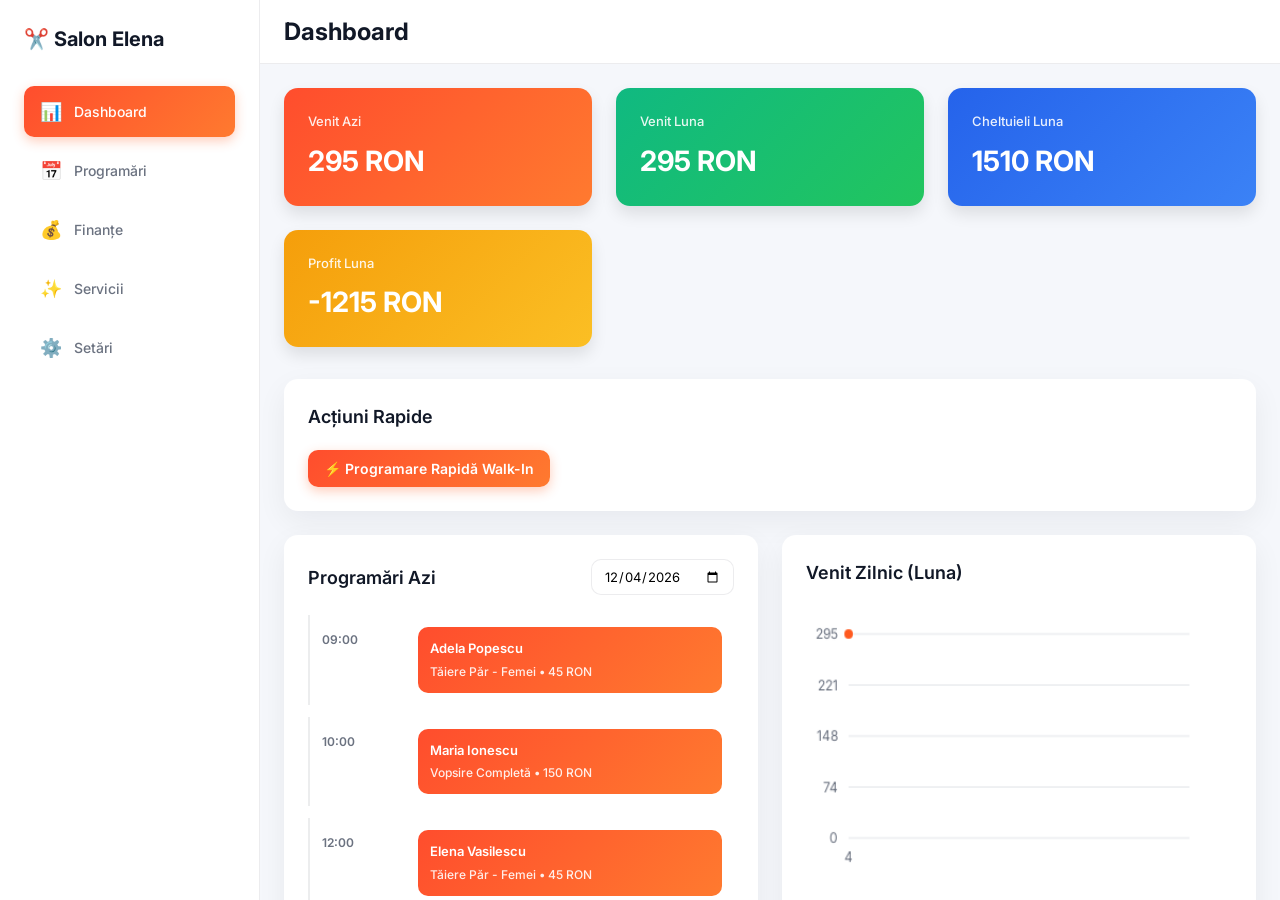
<file: index.html>
<!DOCTYPE html>
<html lang="ro">
<head>
    <meta charset="UTF-8">
    <meta name="viewport" content="width=device-width, initial-scale=1.0">
    <title>Salon Elena - Management System</title>
    <link href="https://fonts.googleapis.com/css2?family=Inter:wght@400;500;600;700&display=swap" rel="stylesheet">
    <link rel="stylesheet" href="assets/css/app.css">
</head>
<body>
    <div id="app" class="app-container">
        <!-- Sidebar -->
        <aside class="sidebar">
            <div class="sidebar-header">
                <h1 class="salon-title">✂️ Salon Elena</h1>
            </div>
            <nav id="sidebarNav" class="sidebar-nav">
                <a href="#" class="nav-item" data-route="dashboard">
                    <span class="nav-icon">📊</span>
                    <span class="nav-label">Dashboard</span>
                </a>
                <a href="#" class="nav-item" data-route="appointments">
                    <span class="nav-icon">📅</span>
                    <span class="nav-label">Programări</span>
                </a>
                <a href="#" class="nav-item" data-route="finance">
                    <span class="nav-icon">💰</span>
                    <span class="nav-label">Finanțe</span>
                </a>
                <a href="#" class="nav-item" data-route="services">
                    <span class="nav-icon">✨</span>
                    <span class="nav-label">Servicii</span>
                </a>
                <a href="#" class="nav-item" data-route="settings">
                    <span class="nav-icon">⚙️</span>
                    <span class="nav-label">Setări</span>
                </a>
            </nav>
        </aside>

        <!-- Main Content -->
        <main class="main-content">
            <!-- Topbar -->
            <div class="topbar">
                <h2 id="pageTitle" class="page-title">Dashboard</h2>
            </div>

            <!-- View Container -->
            <div id="view" class="view-container"></div>
        </main>
    </div>

    <!-- Modal Overlay -->
    <div id="modalOverlay" class="modal-overlay"></div>

    <!-- Modal Container -->
    <div id="modalContainer" class="modal-container"></div>

    <!-- Toast Container -->
    <div id="toastContainer" class="toast-container"></div>

    <!-- App Scripts (ES Modules) -->
    <script type="module">
        import app from './assets/js/app.js';
        app.init();
    </script>
</body>
</html>
</file>
<file: assets/css/app.css>
/* ========================================
   VARIABLES & RESET
   ======================================== */
:root {
    --color-bg: #F5F7FB;
    --color-surface: #FFFFFF;
    --color-text-primary: #111827;
    --color-text-secondary: #6B7280;
    --color-border: rgba(17, 24, 39, 0.08);
    --color-shadow: 0 10px 30px rgba(17, 24, 39, 0.06);
    --color-accent: #FF5A1F;
    
    --gradient-orange: linear-gradient(135deg, #FF4D2D 0%, #FF7A2F 100%);
    --gradient-green: linear-gradient(135deg, #10B981 0%, #22C55E 100%);
    --gradient-blue: linear-gradient(135deg, #2563EB 0%, #3B82F6 100%);
    --gradient-yellow: linear-gradient(135deg, #F59E0B 0%, #FBBF24 100%);
    
    --sidebar-width: 260px;
    --topbar-height: 64px;
    --bottom-nav-height: 60px;
    --spacing: 24px;
    --spacing-mobile: 16px;
    --spacing-compact: 12px;
    --gap: 24px;
    --gap-mobile: 16px;
    --gap-compact: 12px;
    --radius-card: 14px;
    --radius-card-mobile: 12px;
    --radius-btn: 10px;
    --row-height: 56px;
    
    --z-overlay: 1000;
    --z-modal: 1100;
    --z-toast: 1200;
    --z-bottom-nav: 950;
}

* {
    margin: 0;
    padding: 0;
    box-sizing: border-box;
}

html, body {
    width: 100%;
    height: 100%;
}

body {
    font-family: 'Inter', sans-serif;
    background-color: var(--color-bg);
    color: var(--color-text-primary);
    line-height: 1.5;
}

/* ========================================
   LAYOUT
   ======================================== */
.app-container {
    display: flex;
    width: 100%;
    height: 100vh;
    overflow: hidden;
}

.sidebar {
    width: var(--sidebar-width);
    background: var(--color-surface);
    border-right: 1px solid var(--color-border);
    display: flex;
    flex-direction: column;
    box-shadow: var(--color-shadow);
    padding-top: var(--spacing);
    overflow-y: auto;
}

.sidebar-header {
    padding: 0 var(--spacing);
    margin-bottom: 32px;
}

.salon-title {
    font-size: 20px;
    font-weight: 700;
    color: var(--color-text-primary);
}

.sidebar-nav {
    flex: 1;
    display: flex;
    flex-direction: column;
    gap: 8px;
    padding: 0 var(--spacing);
}

.nav-item {
    display: flex;
    align-items: center;
    gap: 12px;
    padding: 12px 16px;
    border-radius: var(--radius-btn);
    color: var(--color-text-secondary);
    text-decoration: none;
    transition: all 0.2s ease;
    cursor: pointer;
    font-weight: 500;
    font-size: 14px;
}

.nav-item:hover {
    background-color: rgba(255, 90, 31, 0.05);
    color: var(--color-text-primary);
}

.nav-item.active {
    background: var(--gradient-orange);
    color: white;
    box-shadow: 0 4px 12px rgba(255, 90, 31, 0.3);
}

.nav-icon {
    font-size: 18px;
}

.nav-label {
    flex: 1;
}

.main-content {
    flex: 1;
    display: flex;
    flex-direction: column;
    overflow: hidden;
}

.topbar {
    height: var(--topbar-height);
    background: var(--color-surface);
    border-bottom: 1px solid var(--color-border);
    display: flex;
    align-items: center;
    padding: 0 var(--spacing);
    box-shadow: var(--color-shadow);
}

.page-title {
    font-size: 24px;
    font-weight: 700;
    color: var(--color-text-primary);
}

.view-container {
    flex: 1;
    overflow-y: auto;
    padding: var(--spacing);
    background-color: var(--color-bg);
}

/* ========================================
   CARDS & OVERVIEW
   ======================================== */
.overview-grid {
    display: grid;
    grid-template-columns: repeat(auto-fit, minmax(240px, 1fr));
    gap: var(--gap);
    margin-bottom: 32px;
}

.overview-card {
    padding: 24px;
    border-radius: var(--radius-card);
    color: white;
    box-shadow: 0 8px 16px rgba(0, 0, 0, 0.1);
    display: flex;
    flex-direction: column;
    gap: 8px;
}

.overview-card.orange {
    background: var(--gradient-orange);
}

.overview-card.green {
    background: var(--gradient-green);
}

.overview-card.blue {
    background: var(--gradient-blue);
}

.overview-card.yellow {
    background: var(--gradient-yellow);
}

.overview-label {
    font-size: 13px;
    font-weight: 500;
    opacity: 0.9;
}

.overview-value {
    font-size: 28px;
    font-weight: 700;
}

/* ========================================
   SECTIONS & LAYOUTS
   ======================================== */
.section {
    background: var(--color-surface);
    border-radius: var(--radius-card);
    padding: 24px;
    margin-bottom: 24px;
    box-shadow: var(--color-shadow);
}

.section-header {
    display: flex;
    justify-content: space-between;
    align-items: center;
    margin-bottom: 20px;
    gap: 16px;
}

.section-title {
    font-size: 18px;
    font-weight: 600;
    color: var(--color-text-primary);
}

.section-controls {
    display: flex;
    gap: 12px;
    flex-wrap: wrap;
}

/* ========================================
   TABLES
   ======================================== */
.data-table {
    width: 100%;
    border-collapse: collapse;
    font-size: 14px;
}

.data-table thead {
    background-color: #F9FAFB;
    border-bottom: 2px solid var(--color-border);
}

.data-table th {
    padding: 12px 16px;
    text-align: left;
    font-weight: 600;
    color: var(--color-text-secondary);
    font-size: 12px;
    text-transform: uppercase;
    letter-spacing: 0.5px;
}

.data-table tbody tr {
    border-bottom: 1px solid var(--color-border);
    transition: background-color 0.15s ease;
    height: var(--row-height);
}

.data-table tbody tr:hover {
    background-color: #F9FAFB;
}

.data-table td {
    padding: 12px 16px;
    color: var(--color-text-primary);
}

.data-table .text-secondary {
    color: var(--color-text-secondary);
}

/* Mobile Table Wrapper */
.table-wrap {
    width: 100%;
    overflow-x: auto;
}

/* Card-style rows for mobile tables */
.row-cards-container {
    display: flex;
    flex-direction: column;
    gap: 12px;
    width: 100%;
}

.row-card {
    display: grid;
    grid-template-columns: 1fr 1fr;
    gap: 12px;
    padding: 12px;
    border: 1px solid var(--color-border);
    border-radius: var(--radius-card);
    background: var(--color-surface);
    font-size: 13px;
}

.row-card.header {
    background: #F9FAFB;
    font-weight: 700;
    color: var(--color-text-secondary);
    font-size: 11px;
    text-transform: uppercase;
    letter-spacing: 0.5px;
    padding: 8px 12px;
    display: none;
    margin-bottom: 4px;
    border: none;
}

.row-cell {
    display: flex;
    flex-direction: column;
    justify-content: center;
}

.row-cell-label {
    font-size: 11px;
    color: var(--color-text-secondary);
    font-weight: 700;
    margin-bottom: 4px;
    text-transform: uppercase;
    letter-spacing: 0.3px;
    display: none;
}

.row-cell-value {
    color: var(--color-text-primary);
    font-weight: 500;
    word-break: break-word;
    line-height: 1.4;
}

.row-cell-badge {
    display: inline-block;
    width: fit-content;
    margin-top: 2px;
}

.row-actions {
    grid-column: 1 / -1;
    display: flex;
    gap: 8px;
    justify-content: flex-end;
    margin-top: 4px;
    padding-top: 8px;
    border-top: 1px solid var(--color-border);
}

.row-actions button {
    padding: 6px 10px;
    font-size: 12px;
    min-height: 32px;
    flex: 0 1 auto;
    white-space: nowrap;
}

/* Status badges */
.badge {
    display: inline-block;
    padding: 4px 12px;
    border-radius: 20px;
    font-size: 12px;
    font-weight: 600;
}

.badge.success {
    background-color: #DCFCE7;
    color: #166534;
}

.badge.pending {
    background-color: #FEF3C7;
    color: #92400E;
}

.badge.cancelled {
    background-color: #FEE2E2;
    color: #991B1B;
}

/* ========================================
   BUTTONS
   ======================================== */
.btn {
    padding: 10px 16px;
    border-radius: var(--radius-btn);
    font-size: 14px;
    font-weight: 600;
    border: none;
    cursor: pointer;
    transition: all 0.2s ease;
    font-family: 'Inter', sans-serif;
    display: inline-flex;
    align-items: center;
    gap: 8px;
    white-space: nowrap;
    position: relative;
}

.btn:active {
    transform: scale(0.95);
}

.btn-primary {
    background: var(--gradient-orange);
    color: white;
    box-shadow: 0 4px 12px rgba(255, 90, 31, 0.3);
}

.btn-primary:hover {
    box-shadow: 0 6px 20px rgba(255, 90, 31, 0.4);
}

.btn-secondary {
    background-color: #E5E7EB;
    color: var(--color-text-primary);
}

.btn-secondary:hover {
    background-color: #D1D5DB;
}

.btn-danger {
    background-color: #FEE2E2;
    color: #DC2626;
}

.btn-danger:hover {
    background-color: #FECACA;
}

.btn-sm {
    padding: 6px 12px;
    font-size: 13px;
}

.btn-lg {
    padding: 12px 24px;
    font-size: 15px;
}

/* ========================================
   FORMS & INPUTS
   ======================================== */
.form-group {
    margin-bottom: 16px;
    display: flex;
    flex-direction: column;
}

.form-group label {
    font-size: 14px;
    font-weight: 600;
    margin-bottom: 6px;
    color: var(--color-text-primary);
}

.form-group input,
.form-group textarea,
.form-group select {
    padding: 10px 12px;
    border: 1px solid var(--color-border);
    border-radius: var(--radius-btn);
    font-family: 'Inter', sans-serif;
    font-size: 14px;
    color: var(--color-text-primary);
    transition: all 0.2s ease;
}

.form-group input:focus,
.form-group textarea:focus,
.form-group select:focus {
    outline: none;
    border-color: var(--color-accent);
    box-shadow: 0 0 0 3px rgba(255, 90, 31, 0.1);
}

.form-group textarea {
    resize: vertical;
    min-height: 80px;
}

/* ========================================
   MODALS
   ======================================== */
.modal-overlay {
    position: fixed;
    top: 0;
    left: 0;
    right: 0;
    bottom: 0;
    background-color: rgba(0, 0, 0, 0.5);
    backdrop-filter: blur(4px);
    z-index: var(--z-overlay);
    opacity: 0;
    visibility: hidden;
    transition: all 0.2s ease;
    pointer-events: none;
}

.modal-overlay.is-open {
    opacity: 1;
    visibility: visible;
    pointer-events: auto;
}

.modal-container {
    position: fixed;
    top: 0;
    left: 0;
    right: 0;
    bottom: 0;
    display: flex;
    align-items: center;
    justify-content: center;
    z-index: var(--z-modal);
    pointer-events: none;
}

.modal {
    background: var(--color-surface);
    border-radius: var(--radius-card);
    box-shadow: 0 20px 60px rgba(0, 0, 0, 0.3);
    max-width: 500px;
    width: 90%;
    max-height: 90vh;
    overflow-y: auto;
    opacity: 0;
    transform: scale(0.95);
    transition: all 0.2s ease;
    pointer-events: none;
}

.modal.is-open {
    opacity: 1;
    transform: scale(1);
    pointer-events: auto;
}

.modal-header {
    padding: 24px;
    border-bottom: 1px solid var(--color-border);
    display: flex;
    justify-content: space-between;
    align-items: center;
}

.modal-title {
    font-size: 18px;
    font-weight: 700;
    color: var(--color-text-primary);
}

.modal-close {
    background: none;
    border: none;
    font-size: 24px;
    cursor: pointer;
    color: var(--color-text-secondary);
    transition: color 0.2s ease;
}

.modal-close:hover {
    color: var(--color-text-primary);
}

.modal-body {
    padding: 24px;
}

.modal-footer {
    padding: 16px 24px;
    border-top: 1px solid var(--color-border);
    display: flex;
    gap: 12px;
    justify-content: flex-end;
}

/* ========================================
   TOASTS
   ======================================== */
.toast-container {
    position: fixed;
    top: 24px;
    right: 24px;
    z-index: var(--z-toast);
    display: flex;
    flex-direction: column;
    gap: 12px;
    pointer-events: none;
}

.toast {
    background: var(--color-surface);
    border-left: 4px solid var(--color-accent);
    border-radius: var(--radius-card);
    padding: 16px 20px;
    box-shadow: 0 10px 30px rgba(0, 0, 0, 0.15);
    font-size: 14px;
    color: var(--color-text-primary);
    animation: slideIn 0.3s ease forwards;
    pointer-events: auto;
}

.toast.success {
    border-left-color: #10B981;
}

.toast.error {
    border-left-color: #DC2626;
}

.toast.info {
    border-left-color: #2563EB;
}

@keyframes slideIn {
    from {
        opacity: 0;
        transform: translateX(100%);
    }
    to {
        opacity: 1;
        transform: translateX(0);
    }
}

/* ========================================
   TIMELINE (Day Schedule)
   ======================================== */
.timeline {
    display: flex;
    flex-direction: column;
    gap: 12px;
}

.timeline-hour {
    display: flex;
    gap: 16px;
    min-height: 80px;
    padding: 12px;
    border-left: 2px solid var(--color-border);
    position: relative;
}

.timeline-time {
    flex: 0 0 80px;
    font-size: 12px;
    font-weight: 600;
    color: var(--color-text-secondary);
    padding-top: 4px;
}

.timeline-appointments {
    flex: 1;
    display: flex;
    flex-direction: column;
    gap: 8px;
}

.timeline-appointment {
    background: linear-gradient(135deg, #FF4D2D 0%, #FF7A2F 100%);
    color: white;
    padding: 12px;
    border-radius: var(--radius-btn);
    font-size: 13px;
    font-weight: 500;
}

.timeline-appointment-name {
    font-weight: 600;
    margin-bottom: 4px;
}

.timeline-appointment-service {
    font-size: 12px;
    opacity: 0.9;
}

/* ========================================
   CHARTS
   ======================================== */
.chart-container {
    position: relative;
    width: 100%;
    height: 300px;
    margin-bottom: 24px;
}

.chart-canvas {
    width: 100%;
    height: 100%;
}

/* ========================================
   FILTERS
   ======================================== */
.filter-bar {
    display: flex;
    gap: 12px;
    flex-wrap: wrap;
    margin-bottom: 20px;
}

.filter-group {
    display: flex;
    align-items: center;
    gap: 8px;
}

.filter-label {
    font-size: 13px;
    font-weight: 600;
    color: var(--color-text-secondary);
}

.filter-select,
.filter-input {
    padding: 8px 12px;
    border: 1px solid var(--color-border);
    border-radius: var(--radius-btn);
    font-family: 'Inter', sans-serif;
    font-size: 13px;
    background: var(--color-surface);
}

.filter-select:focus,
.filter-input:focus {
    outline: none;
    border-color: var(--color-accent);
}

/* ========================================
   GRID & UTILITIES
   ======================================== */
.grid-2 {
    display: grid;
    grid-template-columns: repeat(auto-fit, minmax(300px, 1fr));
    gap: var(--gap);
}

.grid-3 {
    display: grid;
    grid-template-columns: repeat(auto-fit, minmax(250px, 1fr));
    gap: var(--gap);
}

.text-center {
    text-align: center;
}

.text-muted {
    color: var(--color-text-secondary);
}

.empty-state {
    text-align: center;
    padding: 40px 24px;
    color: var(--color-text-secondary);
}

.empty-state h3 {
    font-size: 18px;
    margin-bottom: 8px;
    color: var(--color-text-primary);
}

/* ========================================
   RESPONSIVE DESIGN - MOBILE FIRST APPROACH
   ======================================== */

/* SMALL DEVICES: 481px - 768px (Tablets, Large Phones) */
@media (max-width: 768px) {
    :root {
        --spacing: 16px;
        --gap: 16px;
    }

    .sidebar {
        width: 200px;
    }

    .overview-grid {
        grid-template-columns: repeat(2, 1fr);
        gap: var(--gap-mobile);
    }

    .overview-card {
        padding: 16px;
        gap: 6px;
    }

    .overview-label {
        font-size: 12px;
    }

    .overview-value {
        font-size: 24px;
    }

    .section {
        padding: 16px;
        margin-bottom: 16px;
    }

    .section-title {
        font-size: 16px;
    }

    .section-controls {
        flex-wrap: wrap;
        gap: 8px;
    }

    .data-table {
        font-size: 12px;
    }

    .data-table th,
    .data-table td {
        padding: 8px 12px;
    }

    .btn {
        padding: 8px 14px;
        font-size: 13px;
        min-height: 40px;
    }

    .btn-sm {
        padding: 6px 10px;
        font-size: 12px;
    }

    .filter-bar {
        flex-direction: column;
        gap: 8px;
    }

    .modal {
        width: 95%;
    }

    .form-group {
        margin-bottom: 12px;
    }

    .timeline-hour {
        gap: 12px;
        min-height: 70px;
        padding: 8px;
    }

    .timeline-time {
        flex: 0 0 70px;
        font-size: 11px;
    }

    .toast-container {
        right: 12px;
        left: 12px;
    }

    .toast {
        padding: 12px 16px;
        font-size: 13px;
    }
}

/* EXTRA SMALL DEVICES: <= 480px (Phones) */
@media (max-width: 480px) {
    :root {
        --spacing: 16px;
        --spacing-mobile: 12px;
        --gap: 12px;
        --gap-mobile: 12px;
        --radius-card: 12px;
        --radius-card-mobile: 10px;
    }

    /* ===== APP CONTAINER & LAYOUT ===== */
    .app-container {
        flex-direction: column;
        height: 100vh;
    }

    /* ===== SIDEBAR -> BOTTOM NAVIGATION ===== */
    .sidebar {
        position: fixed;
        bottom: 0;
        left: 0;
        right: 0;
        width: 100%;
        height: auto;
        border-right: none;
        border-top: 1px solid var(--color-border);
        border-bottom: none;
        background: var(--color-surface);
        flex-direction: row;
        align-items: center;
        justify-content: space-around;
        padding: 8px 0;
        box-shadow: 0 -4px 12px rgba(0, 0, 0, 0.08);
        z-index: var(--z-bottom-nav);
        overflow: visible;
    }

    .sidebar-header {
        display: none;
    }

    .sidebar-nav {
        flex-direction: row;
        gap: 0;
        padding: 0;
        width: 100%;
        justify-content: space-around;
    }

    .nav-item {
        flex: 1;
        display: flex;
        flex-direction: column;
        align-items: center;
        justify-content: center;
        gap: 4px;
        padding: 8px 6px;
        border-radius: var(--radius-btn);
        font-size: 10px;
        min-height: 56px;
        position: relative;
        color: var(--color-text-secondary);
    }

    .nav-item:hover {
        background-color: rgba(255, 90, 31, 0.08);
    }

    .nav-item.active {
        background: linear-gradient(180deg, rgba(255, 90, 31, 0.1) 0%, rgba(255, 90, 31, 0.05) 100%);
        color: var(--color-accent);
    }

    .nav-item.active::before {
        content: '';
        position: absolute;
        top: 0;
        left: 0;
        right: 0;
        height: 3px;
        background: var(--color-accent);
        border-radius: 0 0 4px 4px;
    }

    .nav-icon {
        font-size: 20px;
        display: block;
    }

    .nav-label {
        display: block;
        font-weight: 600;
        text-align: center;
        max-width: 50px;
        word-break: break-word;
        line-height: 1.2;
    }

    /* ===== MAIN CONTENT - ADJUST FOR BOTTOM NAV ===== */
    .main-content {
        flex: 1;
        overflow: hidden;
        margin-bottom: var(--bottom-nav-height);
    }

    .topbar {
        height: 56px;
        padding: 0 12px;
        gap: 12px;
    }

    .page-title {
        font-size: 18px;
        font-weight: 700;
    }

    .topbar button {
        padding: 8px 12px;
        font-size: 13px;
        min-height: 40px;
    }

    .view-container {
        flex: 1;
        overflow-y: auto;
        padding: var(--spacing-mobile);
        background-color: var(--color-bg);
    }

    /* ===== OVERVIEW CARDS - 2 COLUMNS ===== */
    .overview-grid {
        display: grid;
        grid-template-columns: repeat(2, 1fr);
        gap: var(--gap-compact);
        margin-bottom: 16px;
    }

    .overview-card {
        padding: 12px;
        border-radius: var(--radius-card-mobile);
        gap: 4px;
        box-shadow: 0 4px 8px rgba(0, 0, 0, 0.06);
        min-height: 90px;
        display: flex;
        flex-direction: column;
        justify-content: center;
    }

    .overview-label {
        font-size: 11px;
        font-weight: 500;
        opacity: 0.85;
    }

    .overview-value {
        font-size: 20px;
        font-weight: 700;
        line-height: 1.2;
    }

    /* ===== QUICK ACTIONS - 2 COLUMNS ===== */
    .quick-actions {
        display: grid;
        grid-template-columns: repeat(2, 1fr);
        gap: var(--gap-compact);
        margin-bottom: 16px;
    }

    .quick-action-btn {
        display: flex;
        flex-direction: column;
        align-items: center;
        justify-content: center;
        gap: 8px;
        padding: 12px;
        border-radius: var(--radius-card-mobile);
        background: var(--color-surface);
        border: 1px solid var(--color-border);
        cursor: pointer;
        transition: all 0.2s ease;
        min-height: 100px;
        font-size: 12px;
        font-weight: 600;
        color: var(--color-text-primary);
    }

    .quick-action-btn:active {
        transform: scale(0.96);
    }

    .quick-action-btn:hover {
        background-color: rgba(255, 90, 31, 0.05);
        border-color: var(--color-accent);
    }

    .quick-action-icon {
        font-size: 24px;
        line-height: 1;
    }

    .quick-action-label {
        text-align: center;
        word-break: break-word;
    }

    /* ===== SECTIONS ===== */
    .section {
        background: var(--color-surface);
        border-radius: var(--radius-card-mobile);
        padding: 12px;
        margin-bottom: 12px;
        box-shadow: 0 4px 8px rgba(0, 0, 0, 0.06);
    }

    .section-header {
        margin-bottom: 12px;
        gap: 8px;
        flex-wrap: wrap;
    }

    .section-title {
        font-size: 15px;
        font-weight: 600;
    }

    .section-controls {
        width: 100%;
        flex-direction: column;
        gap: 8px;
    }

    /* ===== TABLES -> CARD LAYOUT ===== */
    .data-table {
        display: none;
    }

    .table-wrap {
        display: block;
        width: 100%;
    }

    /* Card-based table rows for mobile */
    .row-card {
        display: grid;
        grid-template-columns: 1fr 1fr;
        gap: 8px;
        padding: 12px;
        border: 1px solid var(--color-border);
        border-radius: var(--radius-card-mobile);
        margin-bottom: 8px;
        background: var(--color-surface);
        font-size: 12px;
    }

    .row-card.header {
        background: #F9FAFB;
        font-weight: 600;
        color: var(--color-text-secondary);
        font-size: 11px;
        text-transform: uppercase;
        padding: 8px 12px;
        border-radius: var(--radius-card-mobile);
        display: grid;
        grid-template-columns: 1fr 1fr;
        gap: 8px;
        margin-bottom: 4px;
        border: none;
    }

    .row-cell {
        display: flex;
        flex-direction: column;
    }

    .row-cell-label {
        font-size: 10px;
        color: var(--color-text-secondary);
        font-weight: 600;
        margin-bottom: 2px;
        text-transform: uppercase;
        display: none;
    }

    .row-cell-value {
        color: var(--color-text-primary);
        font-weight: 500;
        word-break: break-word;
    }

    .row-actions {
        grid-column: 1 / -1;
        display: flex;
        gap: 6px;
        margin-top: 4px;
        justify-content: flex-end;
    }

    .row-actions button {
        padding: 6px 10px;
        font-size: 11px;
        min-height: 32px;
        flex: 0;
    }

    /* Badge */
    .badge {
        display: inline-block;
        padding: 3px 8px;
        border-radius: 12px;
        font-size: 10px;
        font-weight: 600;
        white-space: nowrap;
    }

    /* ===== BUTTONS ===== */
    .btn {
        padding: 10px 14px;
        border-radius: var(--radius-btn);
        font-size: 13px;
        font-weight: 600;
        min-height: 40px;
        display: inline-flex;
        align-items: center;
        justify-content: center;
        gap: 6px;
    }

    .btn-primary,
    .btn-secondary,
    .btn-danger {
        width: 100%;
    }

    .btn-sm {
        padding: 6px 10px;
        font-size: 12px;
        min-height: 36px;
        width: auto;
    }

    .btn-lg {
        padding: 12px 16px;
        font-size: 14px;
        min-height: 44px;
    }

    /* ===== FORMS ===== */
    .form-group {
        margin-bottom: 12px;
    }

    .form-group label {
        font-size: 13px;
        margin-bottom: 4px;
    }

    .form-group input,
    .form-group textarea,
    .form-group select {
        padding: 10px;
        font-size: 14px;
        min-height: 40px;
        border-radius: var(--radius-btn);
    }

    .form-group textarea {
        min-height: 80px;
    }

    /* ===== MODALS ===== */
    .modal {
        width: 100%;
        max-width: 100%;
        height: auto;
        max-height: 90vh;
        border-radius: 12px 12px 0 0;
        margin: auto;
        bottom: 0;
    }

    .modal.is-open {
        animation: slideUpModal 0.3s ease-out;
    }

    @keyframes slideUpModal {
        from {
            transform: translateY(100%);
        }
        to {
            transform: translateY(0);
        }
    }

    .modal-header {
        padding: 16px;
        gap: 12px;
    }

    .modal-title {
        font-size: 16px;
    }

    .modal-body {
        padding: 16px;
    }

    .modal-footer {
        padding: 12px 16px;
        gap: 8px;
    }

    .modal-footer .btn {
        flex: 1;
    }

    /* ===== FILTERS ===== */
    .filter-bar {
        display: flex;
        flex-direction: column;
        gap: 8px;
        margin-bottom: 12px;
    }

    .filter-group {
        gap: 6px;
        width: 100%;
    }

    .filter-label {
        font-size: 12px;
    }

    .filter-select,
    .filter-input {
        padding: 10px;
        font-size: 13px;
        min-height: 40px;
        width: 100%;
    }

    /* ===== TIMELINE ===== */
    .timeline {
        gap: 8px;
    }

    .timeline-hour {
        gap: 8px;
        min-height: 60px;
        padding: 8px;
    }

    .timeline-time {
        flex: 0 0 50px;
        font-size: 10px;
        padding-top: 2px;
    }

    .timeline-appointment {
        padding: 8px;
        border-radius: 8px;
        font-size: 11px;
    }

    .timeline-appointment-name {
        font-weight: 600;
        margin-bottom: 2px;
    }

    .timeline-appointment-service {
        font-size: 10px;
    }

    /* ===== TOASTS ===== */
    .toast-container {
        top: 12px;
        right: 8px;
        left: 8px;
        gap: 8px;
    }

    .toast {
        padding: 12px 14px;
        font-size: 12px;
        border-radius: 10px;
    }

    /* ===== CHARTS ===== */
    .chart-container {
        height: 200px;
        margin-bottom: 16px;
    }

    /* ===== GRIDS ===== */
    .grid-2 {
        grid-template-columns: repeat(2, 1fr);
        gap: var(--gap-compact);
    }

    .grid-3 {
        grid-template-columns: repeat(2, 1fr);
        gap: var(--gap-compact);
    }

    /* ===== EMPTY STATE ===== */
    .empty-state {
        padding: 32px 16px;
    }

    .empty-state h3 {
        font-size: 16px;
        margin-bottom: 6px;
    }

    /* ===== UTILITY ===== */
    .text-center {
        text-align: center;
    }

    .text-muted {
        color: var(--color-text-secondary);
    }
}
</file>
